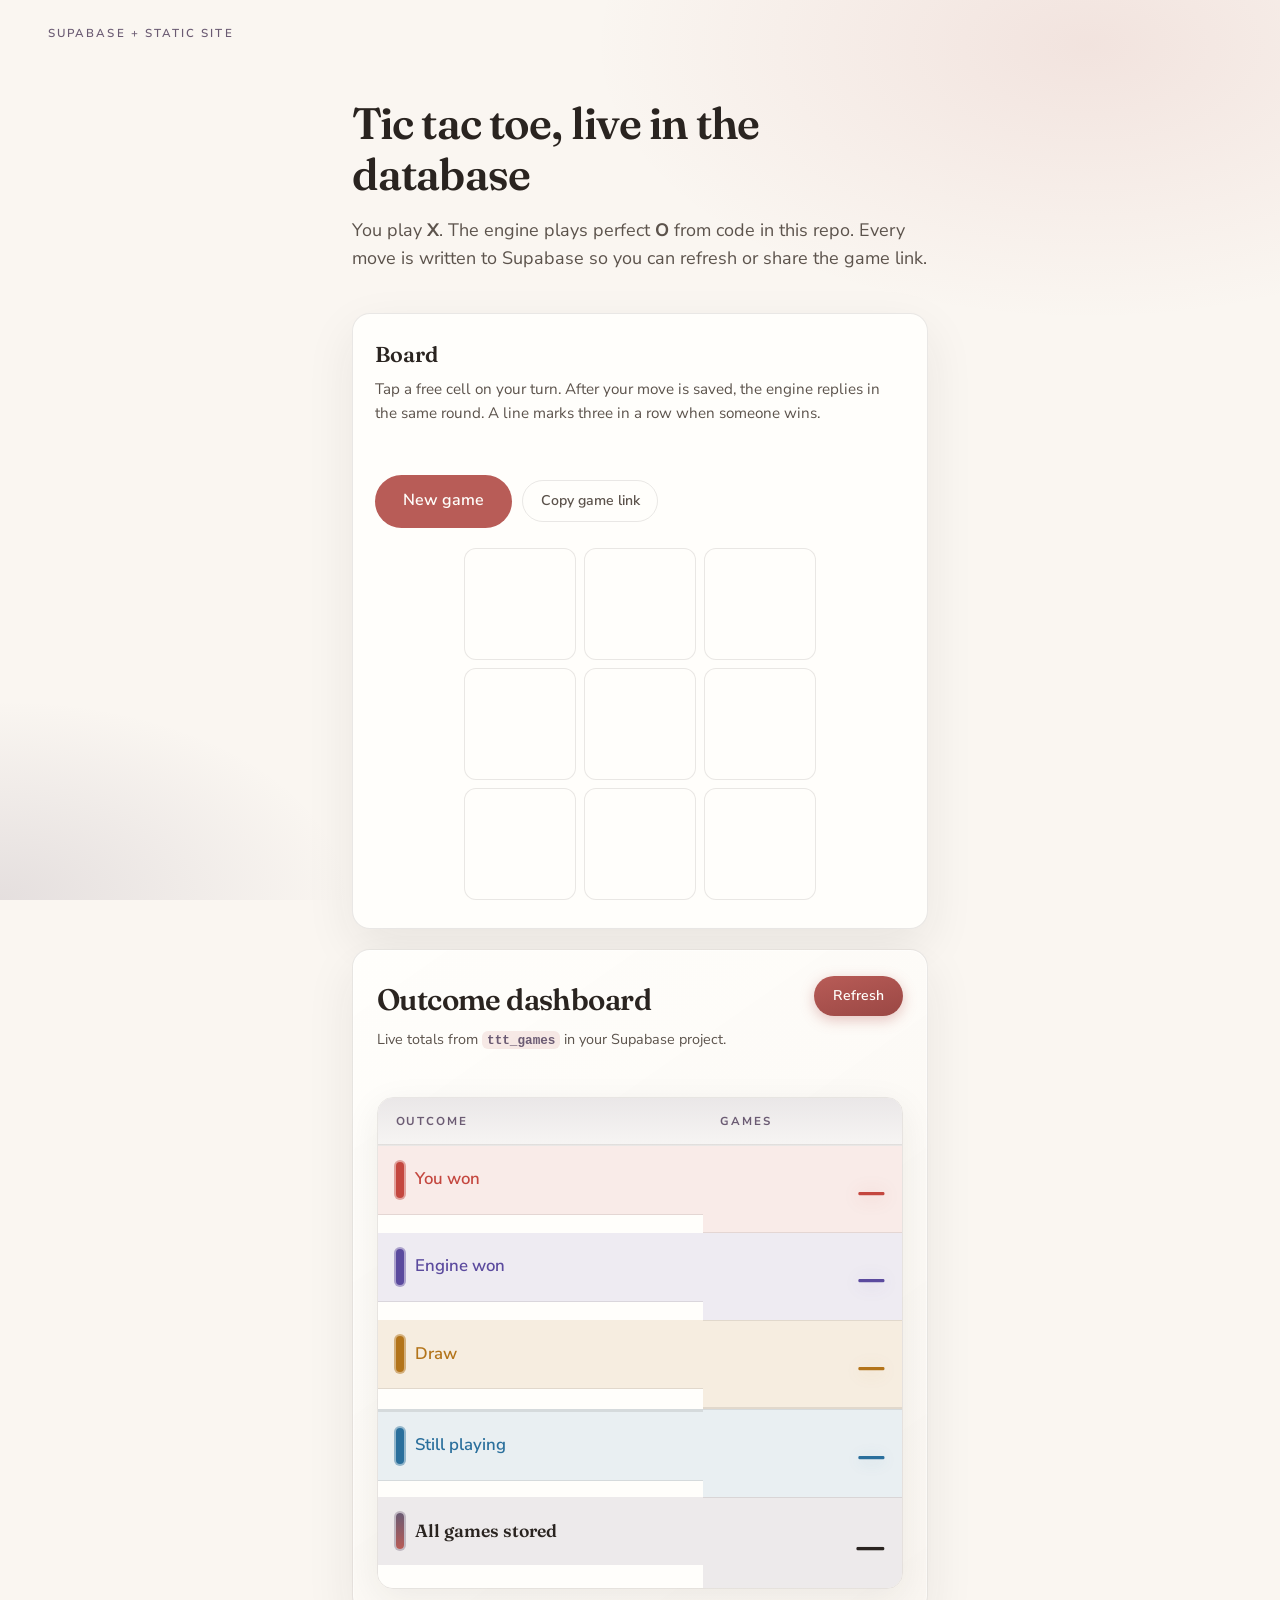
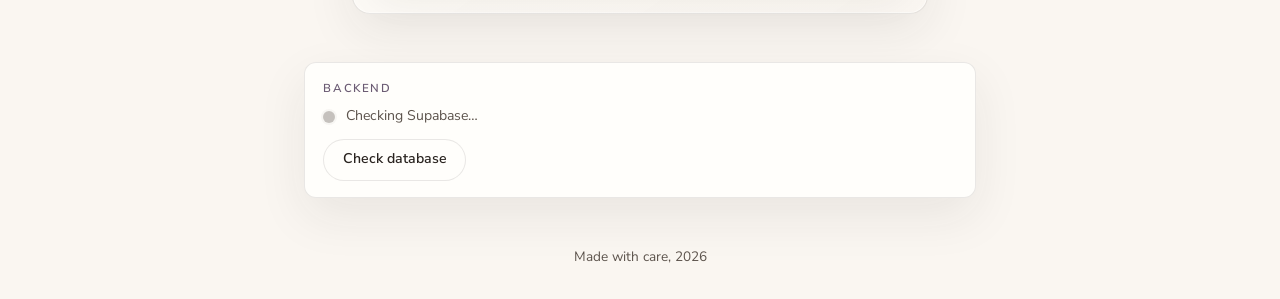
<file: website/index.html>
<!DOCTYPE html>
<html lang="en">
  <head>
    <meta charset="utf-8" />
    <meta name="viewport" content="width=device-width, initial-scale=1" />
    <title>Tic tac toe with Supabase</title>
    <meta
      name="description"
      content="Play tic tac toe against a perfect engine. Each move is stored in Supabase."
    />
    <link rel="stylesheet" href="styles.css" />
    <link rel="preconnect" href="https://fonts.googleapis.com" />
    <link rel="preconnect" href="https://fonts.gstatic.com" crossorigin />
    <link
      href="https://fonts.googleapis.com/css2?family=Fraunces:ital,opsz,wght@0,9..144,400;0,9..144,600;1,9..144,400&family=Nunito+Sans:ital,opsz,wght@0,6..12,400;0,6..12,600;1,6..12,400&display=swap"
      rel="stylesheet"
    />
  </head>
  <body>
    <a class="skip-link" href="#main">Skip to content</a>
    <div class="bg-blobs" aria-hidden="true"></div>

    <header class="site-header">
      <p class="eyebrow">Supabase + static site</p>
    </header>

    <main id="main" class="layout layout--wide">
      <section class="hero card-in" aria-labelledby="hero-title">
        <h1 id="hero-title" class="hero-title">Tic tac toe, live in the database</h1>
        <p class="lede">
          You play <strong>X</strong>. The engine plays perfect <strong>O</strong> from code in this
          repo. Every move is written to Supabase so you can refresh or share the game link.
        </p>
      </section>

      <section class="ttt-section card-in card-in--delay" aria-labelledby="ttt-heading">
        <h2 id="ttt-heading" class="section-title">Board</h2>
        <p class="ttt-lede">
          Tap a free cell on your turn. After your move is saved, the engine replies in the same
          round. A line marks three in a row when someone wins.
        </p>
        <p id="ttt-status" class="ttt-status" aria-live="polite"></p>
        <div id="ttt-result" class="ttt-result" role="status" hidden></div>
        <div class="ttt-toolbar">
          <button type="button" class="btn-primary" id="ttt-new-game">New game</button>
          <button type="button" class="btn-ghost" id="ttt-copy-link">Copy game link</button>
        </div>

        <div class="ttt-board-shell">
          <div
            class="ttt-grid"
            id="ttt-grid"
            role="group"
            aria-label="Tic tac toe cells, three by three"
          >
            <button type="button" class="ttt-cell" data-index="0" aria-label="Cell 1"></button>
            <button type="button" class="ttt-cell" data-index="1" aria-label="Cell 2"></button>
            <button type="button" class="ttt-cell" data-index="2" aria-label="Cell 3"></button>
            <button type="button" class="ttt-cell" data-index="3" aria-label="Cell 4"></button>
            <button type="button" class="ttt-cell" data-index="4" aria-label="Cell 5"></button>
            <button type="button" class="ttt-cell" data-index="5" aria-label="Cell 6"></button>
            <button type="button" class="ttt-cell" data-index="6" aria-label="Cell 7"></button>
            <button type="button" class="ttt-cell" data-index="7" aria-label="Cell 8"></button>
            <button type="button" class="ttt-cell" data-index="8" aria-label="Cell 9"></button>
          </div>
          <svg
            id="ttt-win-svg"
            class="ttt-win-svg"
            viewBox="0 0 300 300"
            preserveAspectRatio="none"
            aria-hidden="true"
          ></svg>
        </div>
      </section>

      <section class="stats-section card-in" aria-labelledby="stats-heading">
        <div class="stats-section__head">
          <div class="stats-section__titles">
            <h2 id="stats-heading" class="stats-section__title">Outcome dashboard</h2>
            <p class="stats-section__subtitle">
              Live totals from <code>ttt_games</code> in your Supabase project.
            </p>
          </div>
          <button type="button" class="btn-stats-refresh" id="stats-refresh">
            <span class="btn-stats-refresh__label">Refresh</span>
          </button>
        </div>
        <p id="stats-status" class="stats-status" aria-live="polite"></p>

        <div class="stats-table-shell">
          <table class="stats-table">
            <caption class="stats-table__caption">
              Finished and in-progress games by status
            </caption>
            <thead>
              <tr>
                <th scope="col" class="stats-table__th-outcome">Outcome</th>
                <th scope="col" class="stats-table__th-count">Games</th>
              </tr>
            </thead>
            <tbody>
              <tr class="stats-table__row stats-table__row--user">
                <th scope="row" class="stats-table__label">
                  <span class="stats-table__swatch stats-table__swatch--user" aria-hidden="true"></span>
                  You won
                </th>
                <td class="stats-table__num" id="stat-user-won">–</td>
              </tr>
              <tr class="stats-table__row stats-table__row--engine">
                <th scope="row" class="stats-table__label">
                  <span class="stats-table__swatch stats-table__swatch--engine" aria-hidden="true"></span>
                  Engine won
                </th>
                <td class="stats-table__num" id="stat-engine-won">–</td>
              </tr>
              <tr class="stats-table__row stats-table__row--draw">
                <th scope="row" class="stats-table__label">
                  <span class="stats-table__swatch stats-table__swatch--draw" aria-hidden="true"></span>
                  Draw
                </th>
                <td class="stats-table__num" id="stat-draw">–</td>
              </tr>
              <tr class="stats-table__row stats-table__row--playing stats-table__row--sep">
                <th scope="row" class="stats-table__label">
                  <span class="stats-table__swatch stats-table__swatch--playing" aria-hidden="true"></span>
                  Still playing
                </th>
                <td class="stats-table__num stats-table__num--muted" id="stat-playing">–</td>
              </tr>
              <tr class="stats-table__row stats-table__row--total">
                <th scope="row" class="stats-table__label stats-table__label--total">
                  <span class="stats-table__swatch stats-table__swatch--total" aria-hidden="true"></span>
                  All games stored
                </th>
                <td class="stats-table__num stats-table__num--total" id="stat-total">–</td>
              </tr>
            </tbody>
          </table>
        </div>
      </section>
    </main>

    <aside class="supabase-panel card-in" aria-label="Backend status">
      <p class="supabase-panel__title">Backend</p>
      <div class="supabase-db-row">
        <span
          class="supabase-light"
          id="supabase-light"
          data-state="off"
          role="img"
          aria-label="Database check indicator"
        ></span>
        <p
          id="supabase-status"
          class="supabase-status"
          data-state="idle"
          aria-live="polite"
        >
          Checking Supabase…
        </p>
      </div>
      <button type="button" class="btn-supabase-check" id="supabase-check-btn">
        Check database
      </button>
    </aside>

    <footer class="site-footer">
      <p>Made with care, <span id="year"></span></p>
    </footer>

    <script src="script.js" defer></script>
    <script type="module" src="js/app-supabase.js"></script>
    <script type="module" src="js/app-dashboard.js"></script>
    <script type="module" src="js/app-ttt.js"></script>
  </body>
</html>
</file>
<file: website/styles.css>
:root {
  --bg: #faf6f1;
  --bg-card: #fffefb;
  --text: #2a2420;
  --text-soft: #5c534c;
  --accent: #b85c57;
  --accent-hover: #9a4744;
  --accent-faint: rgba(184, 92, 87, 0.12);
  --plum: #6b5b73;
  --border: rgba(42, 36, 32, 0.1);
  --radius: 18px;
  --radius-sm: 12px;
  --shadow: 0 18px 50px rgba(42, 36, 32, 0.08);
  --shadow-hover: 0 22px 60px rgba(42, 36, 32, 0.12);
  --font-sans: "Nunito Sans", system-ui, sans-serif;
  --font-display: "Fraunces", Georgia, serif;
  --stat-user: #c4473f;
  --stat-user-bg: rgba(196, 71, 63, 0.1);
  --stat-user-border: rgba(196, 71, 63, 0.45);
  --stat-engine: #5b4a9e;
  --stat-engine-bg: rgba(91, 74, 158, 0.1);
  --stat-engine-border: rgba(91, 74, 158, 0.45);
  --stat-draw: #b3741a;
  --stat-draw-bg: rgba(179, 116, 26, 0.12);
  --stat-draw-border: rgba(179, 116, 26, 0.5);
  --stat-playing: #2a6f9c;
  --stat-playing-bg: rgba(42, 111, 156, 0.1);
  --stat-playing-border: rgba(42, 111, 156, 0.45);
  --stat-total: #2a2420;
  --stat-total-bg: rgba(107, 91, 115, 0.12);
  --stat-total-border: rgba(107, 91, 115, 0.35);
}

@media (prefers-color-scheme: dark) {
  :root {
    --bg: #17141a;
    --bg-card: #1f1c24;
    --text: #f2ebe6;
    --text-soft: #b8aea5;
    --accent: #e8a09c;
    --accent-hover: #f0bcb8;
    --accent-faint: rgba(232, 160, 156, 0.12);
    --plum: #c4b8cc;
    --border: rgba(242, 235, 230, 0.12);
    --shadow: 0 20px 60px rgba(0, 0, 0, 0.35);
    --shadow-hover: 0 24px 70px rgba(0, 0, 0, 0.45);
    --stat-user: #ff8a82;
    --stat-user-bg: rgba(255, 138, 130, 0.12);
    --stat-user-border: rgba(255, 138, 130, 0.4);
    --stat-engine: #b8a3ff;
    --stat-engine-bg: rgba(184, 163, 255, 0.12);
    --stat-engine-border: rgba(184, 163, 255, 0.45);
    --stat-draw: #f0c14d;
    --stat-draw-bg: rgba(240, 193, 77, 0.12);
    --stat-draw-border: rgba(240, 193, 77, 0.45);
    --stat-playing: #7ec8ff;
    --stat-playing-bg: rgba(126, 200, 255, 0.12);
    --stat-playing-border: rgba(126, 200, 255, 0.4);
    --stat-total: #f2ebe6;
    --stat-total-bg: rgba(196, 184, 204, 0.14);
    --stat-total-border: rgba(196, 184, 204, 0.35);
  }
}

*,
*::before,
*::after {
  box-sizing: border-box;
}

html {
  font-family: var(--font-sans);
  line-height: 1.6;
  -webkit-font-smoothing: antialiased;
}

body {
  margin: 0;
  min-height: 100dvh;
  display: flex;
  flex-direction: column;
  color: var(--text);
  background: var(--bg);
  position: relative;
  overflow-x: hidden;
}

.bg-blobs {
  position: fixed;
  inset: 0;
  z-index: -1;
  background:
    radial-gradient(900px 500px at 85% 5%, var(--accent-faint), transparent 55%),
    radial-gradient(700px 400px at 0% 100%, rgba(107, 91, 115, 0.15), transparent 50%),
    var(--bg);
  pointer-events: none;
}

@media (prefers-color-scheme: dark) {
  .bg-blobs {
    background:
      radial-gradient(900px 500px at 85% 5%, var(--accent-faint), transparent 55%),
      radial-gradient(700px 400px at 0% 100%, rgba(196, 184, 204, 0.12), transparent 50%),
      var(--bg);
  }
}

.skip-link {
  position: absolute;
  left: -999px;
  top: 0.75rem;
  padding: 0.5rem 1rem;
  background: var(--accent);
  color: var(--bg);
  font-weight: 600;
  border-radius: 8px;
  z-index: 10;
}

.skip-link:focus {
  left: 0.75rem;
}

.site-header {
  padding: 1.5rem clamp(1.25rem, 4vw, 3rem) 0;
}

.eyebrow {
  margin: 0;
  font-size: 0.72rem;
  letter-spacing: 0.18em;
  text-transform: uppercase;
  color: var(--plum);
  font-weight: 600;
}

.layout {
  flex: 1;
  padding: clamp(1.5rem, 5vw, 3.5rem) clamp(1.25rem, 4vw, 3rem) 3rem;
  max-width: 36rem;
  margin: 0 auto;
  width: 100%;
}

.layout--wide {
  max-width: 42rem;
}

.hero {
  margin-bottom: 2.5rem;
}

.hero-title {
  margin: 0 0 1rem;
  font-family: var(--font-display);
  font-size: clamp(2rem, 6vw, 2.75rem);
  font-weight: 600;
  line-height: 1.15;
  letter-spacing: -0.02em;
  color: var(--text);
}

.lede {
  margin: 0;
  font-size: 1.125rem;
  color: var(--text-soft);
}

.section-title {
  margin: 0 0 0.35rem;
  font-family: var(--font-display);
  font-size: 1.35rem;
  font-weight: 600;
}

.section-intro {
  margin: 0 0 1.25rem;
  font-size: 0.95rem;
  color: var(--text-soft);
}

.cards {
  display: flex;
  flex-direction: column;
  gap: 0.75rem;
}

.story-card {
  border-radius: var(--radius-sm);
  border: 1px solid var(--border);
  background: var(--bg-card);
  box-shadow: var(--shadow);
  overflow: hidden;
  transition: box-shadow 0.25s ease, transform 0.2s ease;
}

.story-card:has(.story-card__toggle[aria-expanded="true"]) {
  box-shadow: var(--shadow-hover);
}

.story-card__toggle {
  width: 100%;
  display: flex;
  align-items: center;
  justify-content: space-between;
  gap: 1rem;
  padding: 1rem 1.15rem;
  margin: 0;
  border: none;
  background: transparent;
  color: var(--text);
  font: inherit;
  text-align: left;
  cursor: pointer;
  transition: background 0.2s ease;
}

.story-card__toggle:hover {
  background: var(--accent-faint);
}

.story-card__toggle:focus-visible {
  outline: 2px solid var(--accent);
  outline-offset: -2px;
}

.story-card__label {
  font-weight: 600;
  font-size: 1rem;
}

.story-card__hint {
  flex-shrink: 0;
  width: 2rem;
  height: 2rem;
  display: grid;
  place-items: center;
  border-radius: 999px;
  background: var(--accent-faint);
  color: var(--accent);
  font-size: 1.25rem;
  font-weight: 400;
  line-height: 1;
  transition: transform 0.25s ease;
}

.story-card__toggle[aria-expanded="true"] .story-card__hint {
  transform: rotate(45deg);
}

.story-card__panel {
  padding: 0 1.15rem 1.15rem;
  border-top: 1px solid var(--border);
}

.story-card__panel[hidden] {
  display: none;
}

.story-card__panel p {
  margin: 0.9rem 0 0;
  font-size: 0.98rem;
  color: var(--text-soft);
}

.story-card__panel p em {
  color: var(--text);
  font-style: italic;
}

.reveal-block {
  margin-top: 2.5rem;
  padding: 1.75rem;
  border-radius: var(--radius);
  border: 1px solid var(--border);
  background: var(--bg-card);
  box-shadow: var(--shadow);
  text-align: center;
}

.reveal-block__prompt {
  margin: 0 0 1rem;
  font-family: var(--font-display);
  font-size: 1.15rem;
  color: var(--text-soft);
}

.btn-primary {
  display: inline-flex;
  align-items: center;
  justify-content: center;
  padding: 0.85rem 1.75rem;
  border: none;
  border-radius: 999px;
  background: var(--accent);
  color: #fffefb;
  font: inherit;
  font-weight: 600;
  font-size: 1rem;
  cursor: pointer;
  transition: background 0.2s ease, transform 0.15s ease;
}

.btn-primary:hover {
  background: var(--accent-hover);
}

.btn-primary:focus-visible {
  outline: 2px solid var(--accent);
  outline-offset: 3px;
}

.btn-primary:active {
  transform: scale(0.98);
}

.reveal-block__message {
  margin-top: 1.25rem;
  text-align: left;
}

.reveal-block__message[hidden] {
  display: none;
}

.reveal-block__message p {
  margin: 0;
  font-size: 1.05rem;
  color: var(--text-soft);
  line-height: 1.65;
}

.supabase-panel {
  max-width: 42rem;
  margin: 0 auto 1.5rem;
  padding: 1rem 1.15rem;
  width: calc(100% - clamp(2.5rem, 8vw, 6rem));
  border-radius: var(--radius-sm);
  border: 1px solid var(--border);
  background: var(--bg-card);
  box-shadow: var(--shadow);
}

.supabase-panel__title {
  margin: 0 0 0.55rem;
  font-size: 0.72rem;
  letter-spacing: 0.14em;
  text-transform: uppercase;
  color: var(--plum);
  font-weight: 600;
}

.supabase-db-row {
  display: flex;
  align-items: flex-start;
  gap: 0.65rem;
  margin-bottom: 0.75rem;
}

.supabase-light {
  flex-shrink: 0;
  width: 0.75rem;
  height: 0.75rem;
  margin-top: 0.32rem;
  border-radius: 50%;
  background: var(--text-soft);
  opacity: 0.45;
  box-shadow: 0 0 0 2px var(--border);
  transition:
    background 0.2s ease,
    opacity 0.2s ease,
    box-shadow 0.2s ease;
}

.supabase-light[data-state="off"] {
  background: var(--text-soft);
  opacity: 0.35;
}

.supabase-light[data-state="pending"] {
  background: #c9a227;
  opacity: 1;
  animation: supa-pulse 0.9s ease-in-out infinite;
}

.supabase-light[data-state="ok"] {
  background: #2f8f54;
  opacity: 1;
  box-shadow:
    0 0 0 2px rgba(47, 143, 84, 0.35),
    0 0 12px rgba(47, 143, 84, 0.45);
}

.supabase-light[data-state="error"] {
  background: var(--accent);
  opacity: 1;
}

@keyframes supa-pulse {
  0%,
  100% {
    transform: scale(1);
    opacity: 1;
  }
  50% {
    transform: scale(1.08);
    opacity: 0.75;
  }
}

@media (prefers-reduced-motion: reduce) {
  .supabase-light[data-state="pending"] {
    animation: none;
  }
}

.btn-supabase-check {
  display: inline-flex;
  align-items: center;
  justify-content: center;
  padding: 0.55rem 1.15rem;
  border: 1px solid var(--border);
  border-radius: 999px;
  background: var(--bg-card);
  color: var(--text);
  font: inherit;
  font-weight: 600;
  font-size: 0.88rem;
  cursor: pointer;
  transition:
    background 0.2s ease,
    border-color 0.2s ease,
    transform 0.15s ease;
}

.btn-supabase-check:hover:not(:disabled) {
  background: var(--accent-faint);
  border-color: rgba(107, 91, 115, 0.35);
}

.btn-supabase-check:focus-visible {
  outline: 2px solid var(--accent);
  outline-offset: 2px;
}

.btn-supabase-check:active:not(:disabled) {
  transform: scale(0.98);
}

.btn-supabase-check:disabled {
  opacity: 0.55;
  cursor: not-allowed;
}

.supabase-status {
  margin: 0;
  flex: 1;
  min-width: 0;
  font-size: 0.88rem;
  color: var(--text-soft);
  line-height: 1.45;
}

.supabase-status[data-state="ok"] {
  color: var(--text);
}

.supabase-status[data-state="error"] {
  color: var(--accent);
}

.site-footer {
  padding: 1.5rem clamp(1.25rem, 4vw, 3rem) 2rem;
  text-align: center;
}

.site-footer p {
  margin: 0;
  font-size: 0.85rem;
  color: var(--text-soft);
}

@media (prefers-reduced-motion: reduce) {
  .story-card,
  .story-card__hint,
  .btn-primary,
  .btn-stats-refresh,
  .ttt-cell {
    transition: none;
  }

  .btn-stats-refresh:active {
    transform: none;
  }

  .card-in {
    animation: none;
    opacity: 1;
    transform: none;
  }
}

.card-in {
  animation: rise-in 0.7s ease backwards;
}

.card-in--delay {
  animation-delay: 0.12s;
}

@keyframes rise-in {
  from {
    opacity: 0;
    transform: translateY(12px);
  }
  to {
    opacity: 1;
    transform: translateY(0);
  }
}

.ttt-section {
  margin-top: 0.5rem;
  padding: 1.5rem 1.35rem 1.75rem;
  border-radius: var(--radius);
  border: 1px solid var(--border);
  background: var(--bg-card);
  box-shadow: var(--shadow);
}

.ttt-lede {
  margin: 0 0 1rem;
  font-size: 0.95rem;
  color: var(--text-soft);
  line-height: 1.55;
}

.ttt-status {
  margin: 0 0 0.75rem;
  min-height: 1.45em;
  font-size: 0.92rem;
  color: var(--text-soft);
}

.ttt-result {
  margin: 0 0 1rem;
  padding: 0.65rem 1rem;
  border-radius: var(--radius-sm);
  background: var(--accent-faint);
  color: var(--text);
  font-weight: 600;
  font-size: 1.05rem;
  text-align: center;
}

.ttt-result[hidden] {
  display: none;
}

.ttt-toolbar {
  display: flex;
  flex-wrap: wrap;
  gap: 0.65rem;
  align-items: center;
  margin-bottom: 1.25rem;
}

.btn-ghost {
  display: inline-flex;
  align-items: center;
  justify-content: center;
  padding: 0.55rem 1.1rem;
  border: 1px solid var(--border);
  border-radius: 999px;
  background: transparent;
  color: var(--text-soft);
  font: inherit;
  font-weight: 600;
  font-size: 0.88rem;
  cursor: pointer;
  transition:
    background 0.2s ease,
    color 0.2s ease,
    border-color 0.2s ease;
}

.btn-ghost:hover:not(:disabled) {
  background: var(--accent-faint);
  color: var(--text);
  border-color: rgba(107, 91, 115, 0.35);
}

.btn-ghost:focus-visible {
  outline: 2px solid var(--accent);
  outline-offset: 2px;
}

.btn-ghost:disabled {
  opacity: 0.45;
  cursor: not-allowed;
}

.ttt-board-shell {
  position: relative;
  width: min(100%, 22rem);
  margin: 0 auto;
  aspect-ratio: 1;
}

.ttt-grid {
  position: relative;
  z-index: 1;
  display: grid;
  grid-template-columns: repeat(3, 1fr);
  grid-template-rows: repeat(3, 1fr);
  gap: 0.5rem;
  width: 100%;
  height: 100%;
}

.ttt-cell {
  position: relative;
  display: flex;
  align-items: center;
  justify-content: center;
  margin: 0;
  padding: 0;
  min-height: 0;
  border: 1px solid var(--border);
  border-radius: var(--radius-sm);
  background: rgba(255, 254, 251, 0.65);
  color: var(--text);
  font-family: var(--font-display);
  font-size: clamp(1.75rem, 8vw, 2.35rem);
  font-weight: 600;
  line-height: 1;
  cursor: pointer;
  transition:
    background 0.2s ease,
    transform 0.12s ease,
    border-color 0.2s ease;
}

@media (prefers-color-scheme: dark) {
  .ttt-cell {
    background: rgba(31, 28, 36, 0.85);
  }
}

.ttt-cell:hover:not(:disabled) {
  border-color: rgba(107, 91, 115, 0.45);
  background: var(--accent-faint);
}

.ttt-cell:focus-visible {
  outline: 2px solid var(--accent);
  outline-offset: 2px;
  z-index: 2;
}

.ttt-cell:active:not(:disabled) {
  transform: scale(0.97);
}

.ttt-cell:disabled {
  cursor: default;
  opacity: 1;
}

.ttt-cell[data-mark="x"] {
  color: var(--accent);
}

.ttt-cell[data-mark="o"] {
  color: var(--plum);
}

.ttt-win-svg {
  position: absolute;
  inset: 0;
  z-index: 2;
  width: 100%;
  height: 100%;
  pointer-events: none;
  overflow: visible;
}

.ttt-win-line {
  stroke: var(--accent);
  stroke-width: 12;
  stroke-linecap: round;
  filter: drop-shadow(0 1px 2px rgba(42, 36, 32, 0.2));
}

@media (prefers-color-scheme: dark) {
  .ttt-win-line {
    filter: drop-shadow(0 1px 3px rgba(0, 0, 0, 0.5));
  }
}

.stats-section {
  margin-top: 1.25rem;
  padding: 1.65rem 1.5rem 1.5rem;
  border-radius: var(--radius);
  border: 1px solid var(--border);
  background:
    linear-gradient(145deg, rgba(255, 254, 251, 0.95), rgba(250, 246, 241, 0.98)),
    var(--bg-card);
  box-shadow:
    var(--shadow),
    0 0 0 1px rgba(255, 255, 255, 0.4) inset;
}

@media (prefers-color-scheme: dark) {
  .stats-section {
    background:
      linear-gradient(145deg, rgba(36, 32, 42, 0.95), rgba(31, 28, 36, 0.99)),
      var(--bg-card);
    box-shadow:
      var(--shadow),
      0 0 0 1px rgba(255, 255, 255, 0.04) inset;
  }
}

.stats-section__head {
  display: flex;
  flex-wrap: wrap;
  align-items: flex-start;
  justify-content: space-between;
  gap: 1rem;
  margin-bottom: 0.65rem;
}

.stats-section__titles {
  flex: 1;
  min-width: min(100%, 14rem);
}

.stats-section__title {
  margin: 0 0 0.35rem;
  font-family: var(--font-display);
  font-size: clamp(1.45rem, 4vw, 1.85rem);
  font-weight: 600;
  letter-spacing: -0.02em;
  color: var(--text);
}

.stats-section__subtitle {
  margin: 0;
  font-size: 0.9rem;
  color: var(--text-soft);
  line-height: 1.45;
}

.stats-section__subtitle code {
  font-size: 0.88em;
  padding: 0.12em 0.4em;
  border-radius: 6px;
  background: var(--accent-faint);
  color: var(--plum);
  font-weight: 600;
}

.btn-stats-refresh {
  flex-shrink: 0;
  display: inline-flex;
  align-items: center;
  justify-content: center;
  padding: 0.55rem 1.2rem;
  border: none;
  border-radius: 999px;
  background: linear-gradient(165deg, var(--accent), var(--accent-hover));
  color: #fffefb;
  font: inherit;
  font-weight: 600;
  font-size: 0.88rem;
  cursor: pointer;
  box-shadow: 0 4px 14px rgba(184, 92, 87, 0.35);
  transition:
    transform 0.15s ease,
    box-shadow 0.2s ease,
    filter 0.2s ease;
}

.btn-stats-refresh:hover {
  filter: brightness(1.05);
  box-shadow: 0 6px 18px rgba(184, 92, 87, 0.42);
}

.btn-stats-refresh:active {
  transform: scale(0.97);
}

.btn-stats-refresh:focus-visible {
  outline: 2px solid var(--accent);
  outline-offset: 3px;
}

@media (prefers-color-scheme: dark) {
  .btn-stats-refresh {
    box-shadow: 0 4px 18px rgba(0, 0, 0, 0.45);
  }
}

.stats-status {
  margin: 0 0 1.1rem;
  min-height: 1.35em;
  font-size: 0.88rem;
  color: var(--text-soft);
}

.stats-table-shell {
  border-radius: calc(var(--radius-sm) + 4px);
  overflow: hidden;
  border: 1px solid var(--border);
  box-shadow: 0 10px 36px rgba(42, 36, 32, 0.07);
}

@media (prefers-color-scheme: dark) {
  .stats-table-shell {
    box-shadow: 0 12px 40px rgba(0, 0, 0, 0.35);
  }
}

.stats-table {
  width: 100%;
  border-collapse: collapse;
  font-size: 1rem;
  background: var(--bg-card);
}

.stats-table__caption {
  position: absolute;
  width: 1px;
  height: 1px;
  padding: 0;
  margin: -1px;
  overflow: hidden;
  clip: rect(0, 0, 0, 0);
  white-space: nowrap;
  border: 0;
}

.stats-table thead {
  background: linear-gradient(180deg, rgba(107, 91, 115, 0.14), rgba(107, 91, 115, 0.06));
}

@media (prefers-color-scheme: dark) {
  .stats-table thead {
    background: linear-gradient(180deg, rgba(196, 184, 204, 0.14), rgba(196, 184, 204, 0.05));
  }
}

.stats-table thead th {
  padding: 0.85rem 1.1rem;
  text-align: left;
  font-size: 0.72rem;
  font-weight: 700;
  letter-spacing: 0.16em;
  text-transform: uppercase;
  color: var(--plum);
  border-bottom: 2px solid var(--border);
}

.stats-table__th-count {
  text-align: right;
  width: 38%;
  min-width: 7.5rem;
}

.stats-table__row th,
.stats-table__row td {
  padding: 1rem 1.1rem;
  vertical-align: middle;
}

.stats-table__row:not(:last-child) th,
.stats-table__row:not(:last-child) td {
  border-bottom: 1px solid var(--border);
}

.stats-table__row--sep th,
.stats-table__row--sep td {
  border-top: 3px solid var(--border);
}

.stats-table__label {
  margin: 0;
  font-weight: 600;
  font-size: 1.05rem;
  text-align: left;
  color: var(--text);
  display: flex;
  align-items: center;
  gap: 0.65rem;
}

.stats-table__label--total {
  font-size: 1.1rem;
  font-family: var(--font-display);
}

.stats-table__swatch {
  flex-shrink: 0;
  width: 0.55rem;
  height: 2.25rem;
  border-radius: 999px;
}

.stats-table__swatch--user {
  background: var(--stat-user);
  box-shadow: 0 0 0 2px var(--stat-user-border);
}

.stats-table__swatch--engine {
  background: var(--stat-engine);
  box-shadow: 0 0 0 2px var(--stat-engine-border);
}

.stats-table__swatch--draw {
  background: var(--stat-draw);
  box-shadow: 0 0 0 2px var(--stat-draw-border);
}

.stats-table__swatch--playing {
  background: var(--stat-playing);
  box-shadow: 0 0 0 2px var(--stat-playing-border);
}

.stats-table__swatch--total {
  background: linear-gradient(180deg, var(--plum), var(--accent));
  box-shadow: 0 0 0 2px var(--stat-total-border);
}

.stats-table__row--user th,
.stats-table__row--user td {
  background: var(--stat-user-bg);
}

.stats-table__row--engine th,
.stats-table__row--engine td {
  background: var(--stat-engine-bg);
}

.stats-table__row--draw th,
.stats-table__row--draw td {
  background: var(--stat-draw-bg);
}

.stats-table__row--playing th,
.stats-table__row--playing td {
  background: var(--stat-playing-bg);
}

.stats-table__row--total th,
.stats-table__row--total td {
  background: var(--stat-total-bg);
}

.stats-table__num {
  margin: 0;
  text-align: right;
  font-family: var(--font-display);
  font-size: clamp(2.35rem, 8vw, 3.4rem);
  font-weight: 700;
  line-height: 1;
  font-variant-numeric: tabular-nums;
  letter-spacing: -0.03em;
}

.stats-table__row--user .stats-table__num {
  color: var(--stat-user);
  text-shadow: 0 2px 18px rgba(196, 71, 63, 0.25);
}

.stats-table__row--engine .stats-table__num {
  color: var(--stat-engine);
  text-shadow: 0 2px 18px rgba(91, 74, 158, 0.22);
}

.stats-table__row--draw .stats-table__num {
  color: var(--stat-draw);
  text-shadow: 0 2px 18px rgba(179, 116, 26, 0.2);
}

.stats-table__num--muted {
  color: var(--stat-playing);
  text-shadow: 0 2px 16px rgba(42, 111, 156, 0.2);
}

.stats-table__num--total {
  color: var(--stat-total);
  font-size: clamp(2.5rem, 8.5vw, 3.65rem);
}

.stats-table__row--playing .stats-table__label {
  color: var(--stat-playing);
}

.stats-table__row--user .stats-table__label {
  color: var(--stat-user);
}

.stats-table__row--engine .stats-table__label {
  color: var(--stat-engine);
}

.stats-table__row--draw .stats-table__label {
  color: var(--stat-draw);
}
</file>
